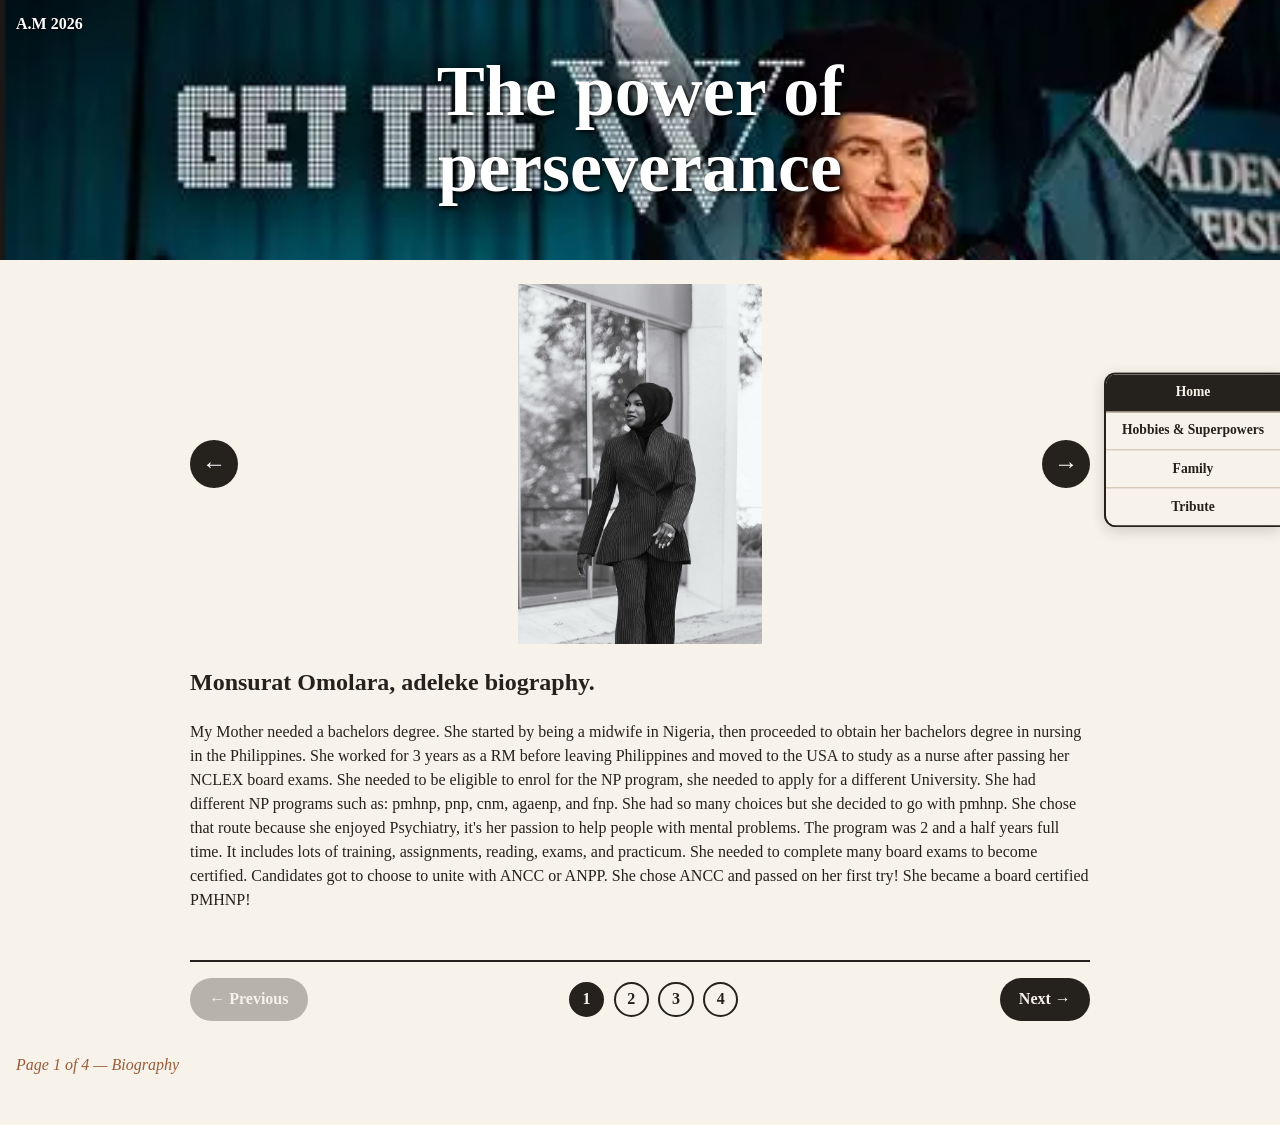
<file: index.html>
<!DOCTYPE html>
<html lang="en">
<head>
    <meta charset="UTF-8">
    <meta name="viewport" content="width=device-width, initial-scale=1.0">
    <title>A.M 2026</title>
    <link rel="stylesheet" href="style.css">
</head>
<body>

    <nav class="edge-nav" aria-label="All pages">
        <a class="active" href="index.html" aria-current="page">Home</a>
        <a href="hobbies.html">Hobbies &amp; Superpowers</a>
        <a href="family.html">Family</a>
        <a href="tribute.html">Tribute</a>
    </nav>

    <header class="site-header">
        <img src="Get the W.png" alt="Graduation banner">
        <a class="site-logo" href="index.html">A.M 2026</a>
        <h1 class="header-title">The power of<br>perseverance</h1>
    </header>

    <section class="slideshow" aria-label="Photos from Monsurat Omolara's story">
        <button class="slide-arrow previous" type="button" aria-label="Previous image">&#8592;</button>
        <div class="slides">
            <img class="slide active" src="Black and white.jpg" alt="Slide 1">
            <img class="slide" src="family.jpg" alt="Slide 2">
            <img class="slide" src="heel.jpg" alt="Slide 3">
            <img class="slide" src="hello.jpg" alt="Slide 4">
            <img class="slide" src="flower.jpg" alt="Slide 5">
        </div>
        <button class="slide-arrow next" type="button" aria-label="Next image">&#8594;</button>
    </section>

    <main>
        <h2>Monsurat Omolara, adeleke biography.</h2>
        <h3>
            My Mother needed a bachelors degree. She started by being a midwife in Nigeria, then proceeded to obtain her bachelors degree in nursing in the Philippines. She worked for 3 years as a RM before leaving Philippines and moved to the USA to study as a nurse after passing her NCLEX board exams. She needed to be eligible to enrol for the NP program, she needed to apply for a different University. She had different NP programs such as: pmhnp, pnp, cnm, agaenp, and fnp. She had so many choices but she decided to go with pmhnp. She chose that route because she enjoyed Psychiatry, it's her passion to help people with mental problems. The program was 2 and a half years full time. It includes lots of training, assignments, reading, exams, and practicum. She needed to complete many board exams to become certified. Candidates got to choose to unite with ANCC or ANPP. She chose ANCC and passed on her first try! She became a board certified PMHNP!
        </h3>
    </main>

    <nav class="page-nav" aria-label="Page navigation">
        <span class="page-btn disabled">← Previous</span>
        <div class="page-dots">
            <a href="index.html" class="active" aria-current="page">1</a>
            <a href="hobbies.html">2</a>
            <a href="family.html">3</a>
            <a href="tribute.html">4</a>
        </div>
        <a class="page-btn next" href="hobbies.html">Next →</a>
    </nav>
    <p class="page-label">Page 1 of 4 — Biography</p>

    <script>
        const slides = document.querySelectorAll('.slide');
        const previousButton = document.querySelector('.previous');
        const nextButton = document.querySelector('.next');
        let currentSlide = 0;

        function showSlide(index) {
            currentSlide = (index + slides.length) % slides.length;
            slides.forEach((slide, slideIndex) => {
                slide.classList.toggle('active', slideIndex === currentSlide);
            });
        }

        previousButton.addEventListener('click', () => showSlide(currentSlide - 1));
        nextButton.addEventListener('click', () => showSlide(currentSlide + 1));
    </script>

</body>
</html>
</file>
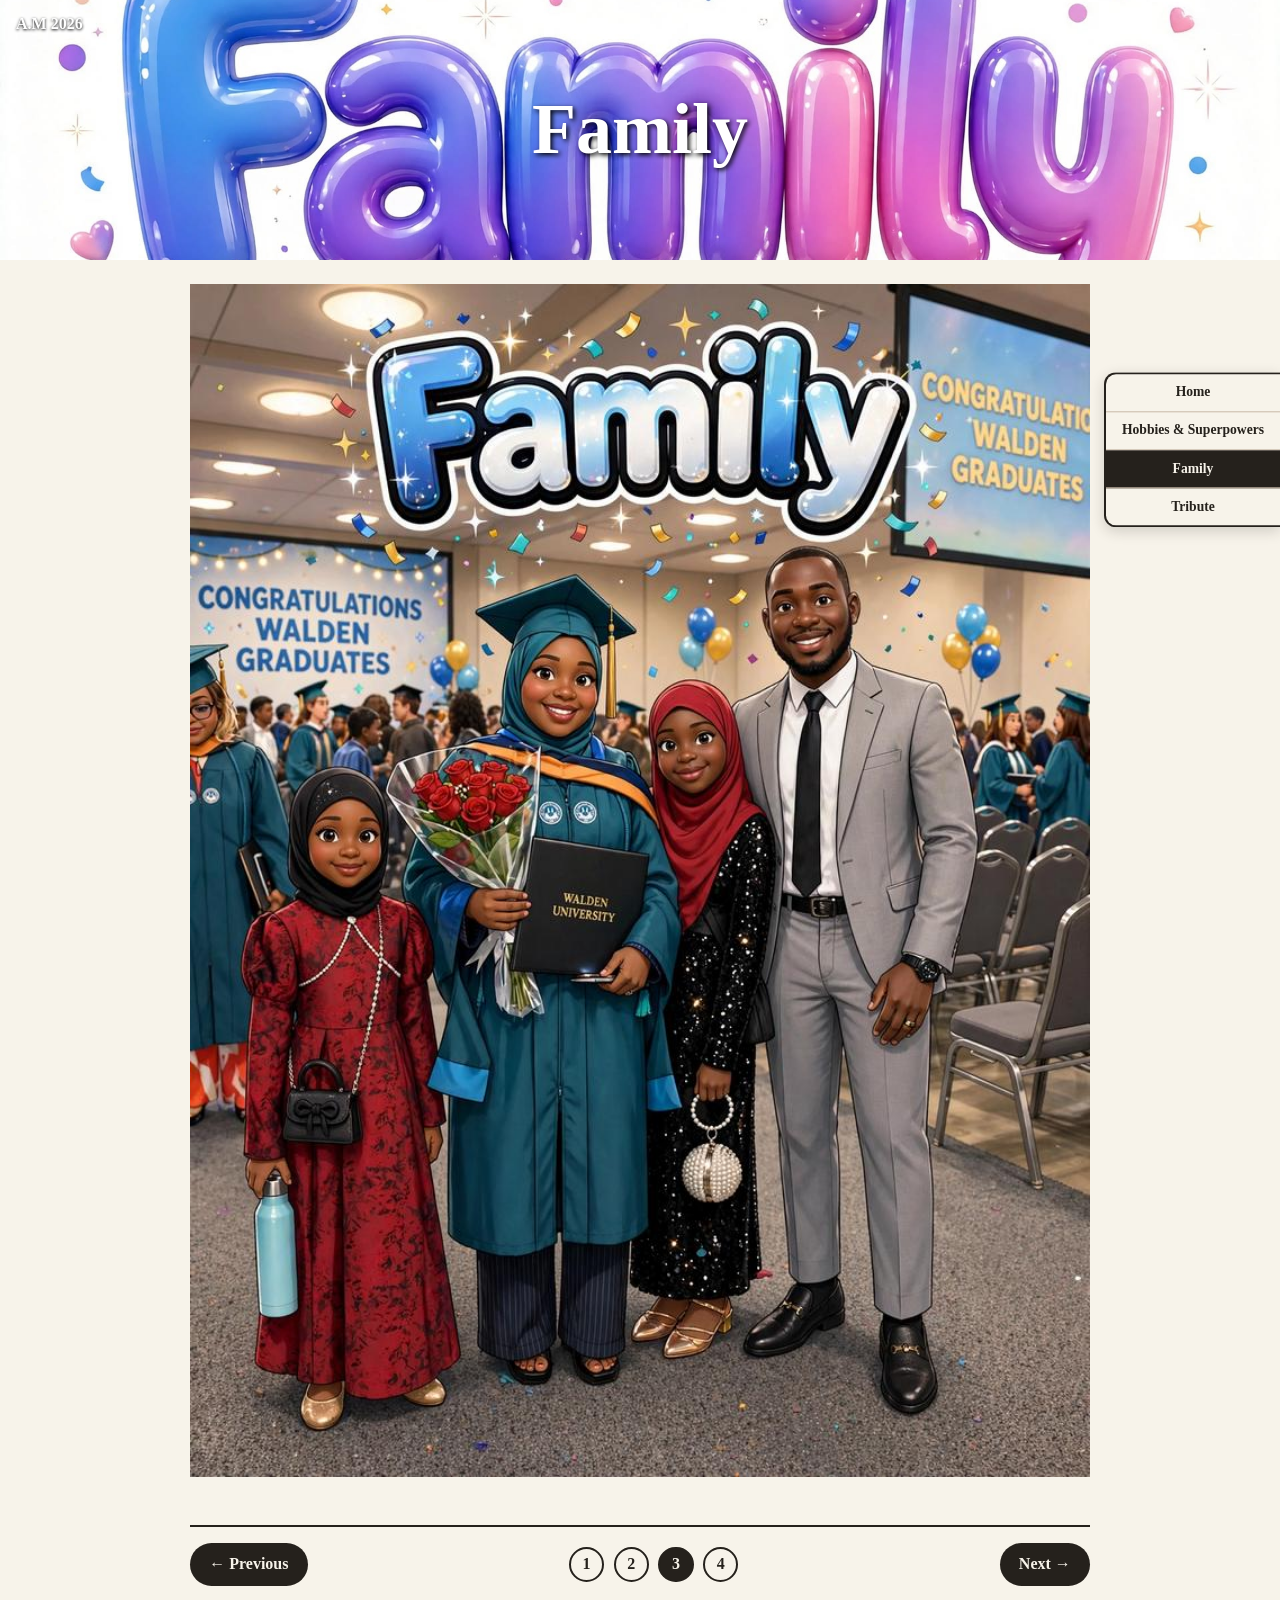
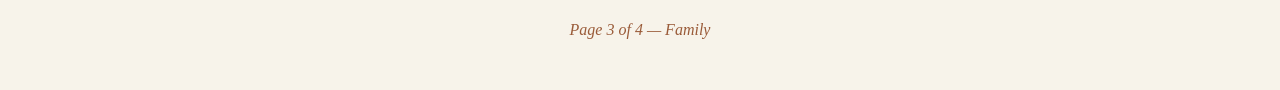
<file: family.html>
<!DOCTYPE html>
<html lang="en">
<head>
    <meta charset="UTF-8">
    <meta name="viewport" content="width=device-width, initial-scale=1.0">
    <title>Family - A.M 2026</title>
    <link rel="stylesheet" href="style.css?v=20260904">
</head>
<body>
    <nav class="edge-nav" aria-label="All pages">
        <a href="index.html">Home</a>
        <a href="hobbies.html">Hobbies &amp; Superpowers</a>
        <a class="active" href="family.html" aria-current="page">Family</a>
        <a href="tribute.html">Tribute</a>
    </nav>

         <header class="site-header">
             <img src="family_bubble_celebration.jpg" alt="Family celebrating graduation">
       <a class="site-logo" href="index.html">A.M 2026</a>
             <h1 class="header-title">Family</h1>
    </header>
    <img src="family_graduation_cartoon_google_sites_small.jpg" alt="" style="display:block; width:min(100%, 900px); margin:1rem auto">

    <nav class="page-nav">
        <a class="page-btn" href="hobbies.html">← Previous</a>
        <div class="page-dots">
            <a href="index.html">1</a>
            <a href="hobbies.html">2</a>
            <a href="family.html" class="active">3</a>
            <a href="tribute.html">4</a>
        </div>
        <a class="page-btn next" href="tribute.html">Next →</a>
    </nav>
    <p style="text-align:center" class="page-label">Page 3 of 4 — Family</p>
</body> 
</html>
</file>
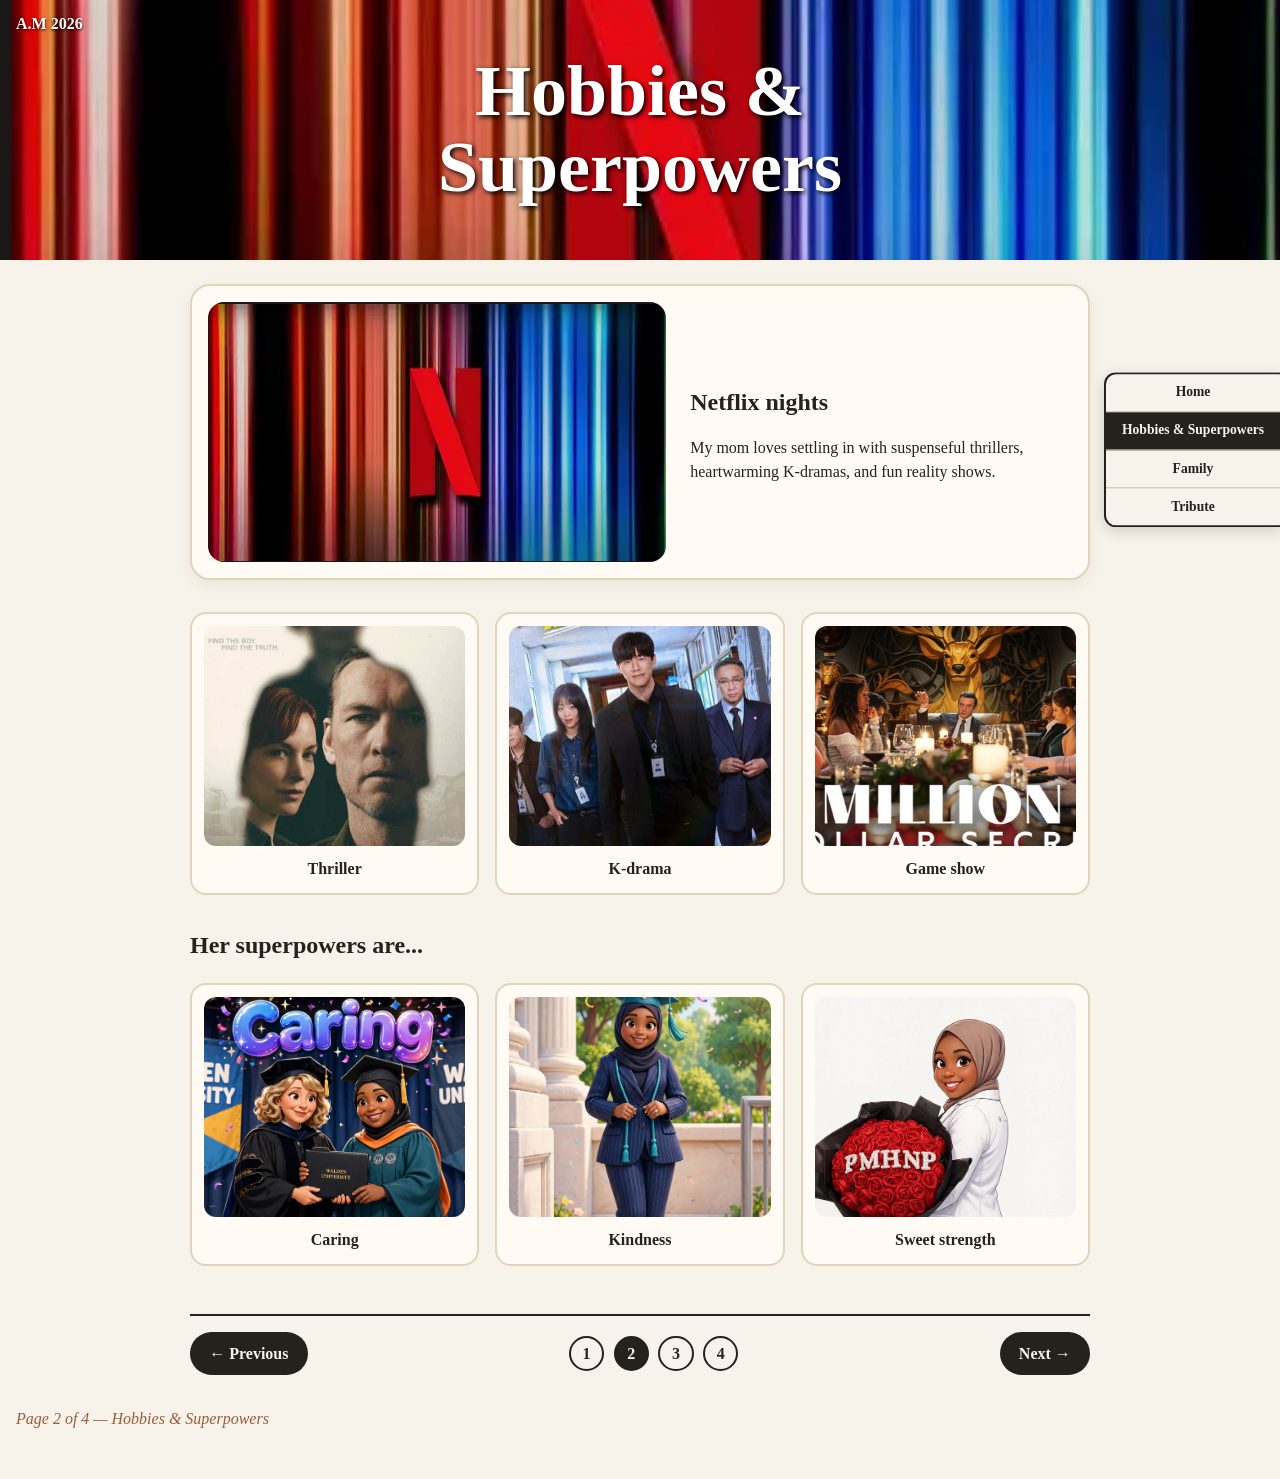
<file: hobbies.html>
<!DOCTYPE html>
<html lang="en">
<head>
    <meta charset="UTF-8">
    <meta name="viewport" content="width=device-width, initial-scale=1.0">
    <title>Hobbies & Superpowers - A.M 2026</title>
    <link rel="stylesheet" href="style.css?v=20260904">
</head>
<body>
    <nav class="edge-nav" aria-label="All pages">
        <a href="index.html">Home</a>
        <a class="active" href="hobbies.html" aria-current="page">Hobbies &amp; Superpowers</a>
        <a href="family.html">Family</a>
        <a href="tribute.html">Tribute</a>
    </nav>

    <header class="site-header">
        <img src="Screenshot 2026-08-28 171258.png" alt="Mom enjoying her favorite shows and movies">
        <a class="site-logo" href="index.html">A.M 2026</a>
        <h1 class="header-title">Hobbies &<br>Superpowers</h1>
    </header>

    <main>
        <section class="feature-card" aria-label="Netflix and movie hobby section">
            <img src="Screenshot 2026-08-28 171258.png" alt="A cozy movie night featuring Netflix">
            <div class="feature-copy">
                <h2>Netflix nights</h2>
                <h3>My mom loves settling in with suspenseful thrillers, heartwarming K-dramas, and fun reality shows.</h3>
            </div>
        </section>

        <section class="photo-grid" aria-label="Favorite shows and movies">
            <figure class="photo-card">
                <img src="I will find you..png" alt="Thriller movie poster">
                <figcaption>Thriller</figcaption>
            </figure>
            <figure class="photo-card">
                <img src="Teach you a lesson.png" alt="K-drama poster">
                <figcaption>K-drama</figcaption>
            </figure>
            <figure class="photo-card">
                <img src="Screenshot 2026-07-10 162231.png" alt="Reality game show screenshot">
                <figcaption>Game show</figcaption>
            </figure>
        </section>

        <h2>Her superpowers are...</h2>
        <section class="photo-grid superpowers" aria-label="Her superpowers">
            <figure class="photo-card">
                <img src="caring_graduation_celebration.webp" alt="Mom caring for her family">
                <figcaption>Caring</figcaption>
            </figure>
            <figure class="photo-card">
                <img src="kind_graduation_cartoon.jpg" alt="Kindness cartoon illustration">
                <figcaption>Kindness</figcaption>
            </figure>
            <figure class="photo-card">
                <img src="super_sweet_cartoon_portrait.jpg" alt="Sweet and strong portrait">
                <figcaption>Sweet strength</figcaption>
            </figure>
        </section>
    </main>

    <nav class="page-nav" aria-label="Page navigation">
        <a class="page-btn" href="index.html">← Previous</a>
        <div class="page-dots">
            <a href="index.html">1</a>
            <a href="hobbies.html" class="active" aria-current="page">2</a>
            <a href="family.html">3</a>
            <a href="tribute.html">4</a>
        </div>
        <a class="page-btn next" href="family.html">Next →</a>
    </nav>
    <p class="page-label">Page 2 of 4 — Hobbies & Superpowers</p>
</body>
</html>
</file>
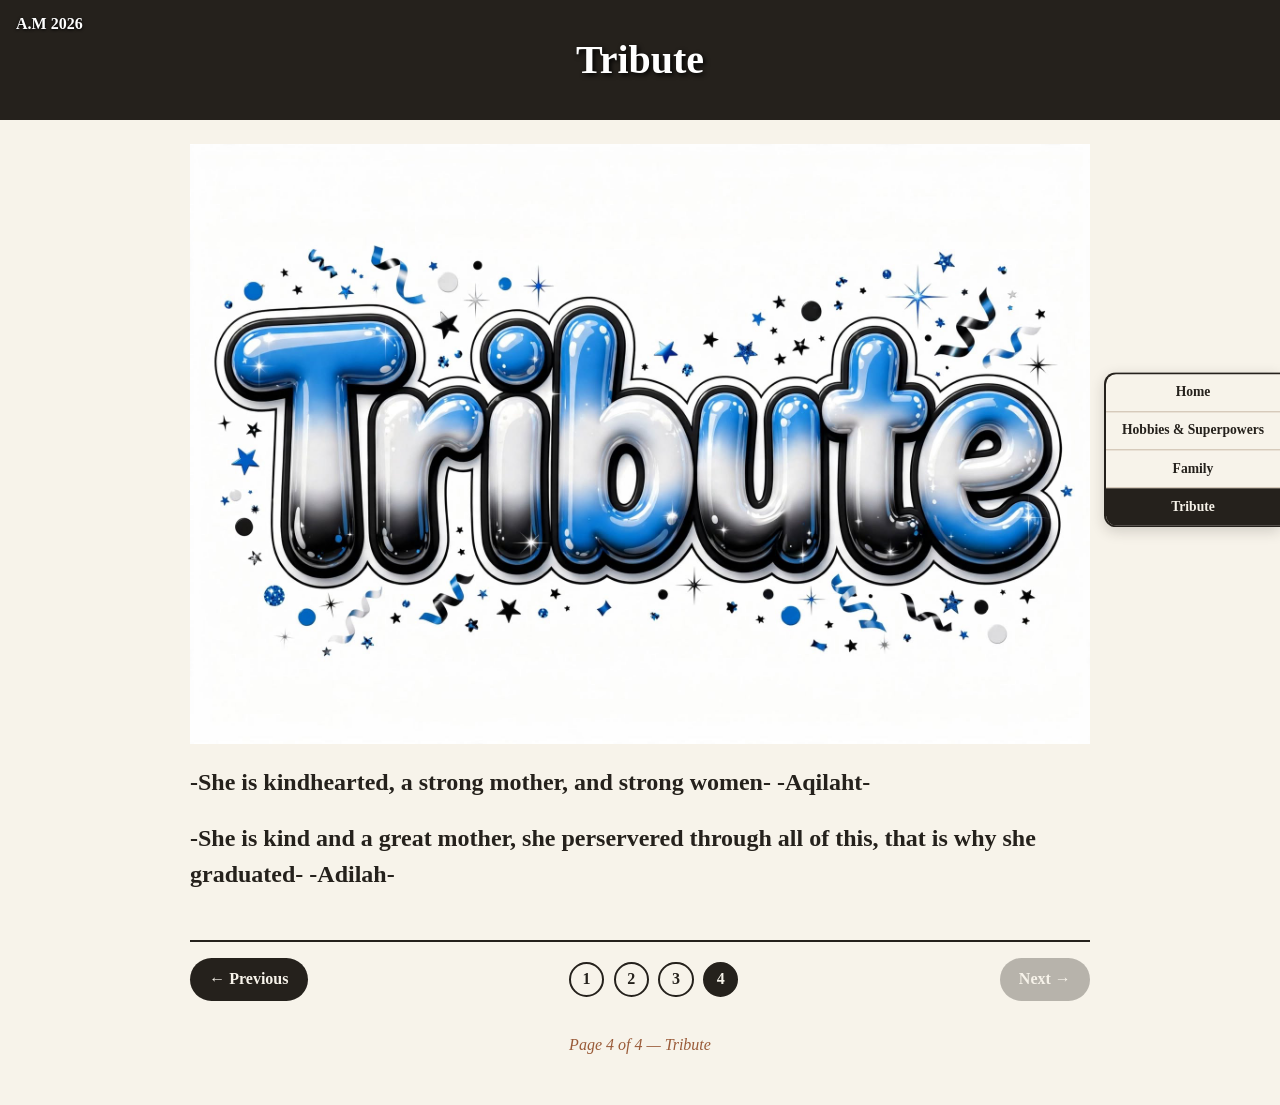
<file: tribute.html>
<!DOCTYPE html>
<html lang="en">
<head>
    <meta charset="UTF-8">
    <meta name="viewport" content="width=device-width, initial-scale=1.0">
    <title>Tribute - A.M 2026</title>
    <link rel="stylesheet" href="style.css?v=20260904">
</head>
<body>
    <nav class="edge-nav" aria-label="All pages">
        <a href="index.html">Home</a>
        <a href="hobbies.html">Hobbies &amp; Superpowers</a>
        <a href="family.html">Family</a>
        <a class="active" href="tribute.html" aria-current="page">Tribute</a>
    </nav>

     <header class="site-header" style="height:120px">
       <a class="site-logo" href="index.html">A.M 2026</a>
       <h1 class="header-title" style="font-size:2.5rem">Tribute</h1>
    </header>
    <img src="tribute_bubble_celebration.jpg" alt="" style="display:block; width:min(100%, 900px); margin:1rem auto">
    <h2>-She is kindhearted, a strong mother, and strong women- 
        -Aqilaht- </h2>
    <h2>-She is kind and a great mother, she perservered through all of this, that is why she graduated-
    -Adilah-</h2>
    <nav class="page-nav">
        <a class="page-btn" href="family.html">← Previous</a>
        <div class="page-dots">
            <a href="index.html">1</a>
            <a href="hobbies.html">2</a>
            <a href="family.html">3</a>
            <a href="tribute.html" class="active">4</a>
        </div>
        <a class="page-btn disabled">Next →</a>
    </nav>
    <p style="text-align:center" class="page-label">Page 4 of 4 — Tribute</p>
</body>
</html>
</file>
<file: style.css>
* {
	box-sizing: border-box;
}

body {
	margin: 0;
	padding: 2rem 1rem;
	color: #25211c;
	background: #f7f3ea;
	font-family: Georgia, serif;
	line-height: 1.5;
}

.edge-nav {
	position: fixed;
	top: 50%;
	right: 0;
	z-index: 10;
	display: flex;
	flex-direction: column;
	width: 11rem;
	transform: translateY(-50%);
	border: 2px solid #25211c;
	border-right: 0;
	border-radius: 12px 0 0 12px;
	overflow: hidden;
	background: #f7f3ea;
	box-shadow: 0 4px 14px rgba(37, 33, 28, 0.18);
}

.edge-nav a {
	padding: 0.65rem 0.75rem;
	border-bottom: 1px solid #c8b9a7;
	color: #25211c;
	font-size: 0.85rem;
	font-weight: bold;
	line-height: 1.2;
	text-align: center;
	text-decoration: none;
	transition: background 0.2s, color 0.2s;
}

.edge-nav a:last-child {
	border-bottom: 0;
}

.edge-nav a:hover,
.edge-nav a:focus-visible,
.edge-nav a.active {
	background: #25211c;
	color: #f7f3ea;
}

.site-header {
	position: relative;
	width: calc(100% + 2rem);
	margin: -2rem 0 1.5rem -1rem;
	background: #25211c;
}

.site-header > img {
	display: block;
	width: 100%;
	height: 260px;
	object-fit: cover;
}

.site-logo {
	position: absolute;
	top: 0.75rem;
	left: 1rem;
	color: #fff;
	text-shadow: 0 1px 3px #000;
	font-size: 1rem;
	font-weight: bold;
	text-decoration: none;
}

.header-title {
	position: absolute;
	top: 50%;
	left: 50%;
	width: auto;
	margin: 0;
	transform: translate(-50%, -50%);
	color: #fff;
	font-size: clamp(2rem, 6vw, 4.5rem);
	line-height: 1.05;
	text-align: center;
	text-shadow: 2px 2px 5px #000;
}

.slideshow {
	display: flex;
	align-items: center;
	gap: 1rem;
	width: min(100%, 900px);
	min-height: 360px;
	margin: 0 auto;
}

.slides {
	display: flex;
	align-items: center;
	justify-content: center;
	width: 100%;
	height: 360px;
	overflow: hidden;
}

.slide {
	display: none;
	width: 70%;
	max-width: 70%;
	max-height: 100%;
	object-fit: contain;
}

.slide.active {
	display: block;
}

.slide-arrow {
	flex: 0 0 3rem;
	width: 3rem;
	height: 3rem;
	border: 0;
	border-radius: 50%;
	color: #fff;
	background: #25211c;
	font-size: 1.5rem;
	cursor: pointer;
}

.slide-arrow:hover,
.slide-arrow:focus-visible {
	background: #9a5b39;
}

.slide-dots {
	display: flex;
	justify-content: center;
	gap: 0.5rem;
	margin: 0.75rem auto 2rem;
}

.slide-dot {
	width: 0.7rem;
	height: 0.7rem;
	padding: 0;
	border: 0;
	border-radius: 50%;
	background: #c8b9a7;
	cursor: pointer;
}

.slide-dot.active,
.slide-dot:hover,
.slide-dot:focus-visible {
	background: #9a5b39;
}

h1,
h2,
h3 {
	width: min(100%, 900px);
	margin-right: auto;
	margin-left: auto;
}

h3 {
	font-size: 1rem;
	font-weight: normal;
}

.feature-card {
	width: min(100%, 900px);
	margin: 0 auto 2rem;
	display: grid;
	grid-template-columns: 1.2fr 1fr;
	gap: 1.5rem;
	align-items: center;
	padding: 1rem;
	background: #fffaf3;
	border: 2px solid #e3d3bc;
	border-radius: 20px;
	box-shadow: 0 5px 15px rgba(37, 33, 28, 0.06);
}

.feature-card img {
	display: block;
	width: 100%;
	height: 260px;
	object-fit: cover;
	border-radius: 16px;
}

.feature-copy h2 {
	margin-bottom: 0.5rem;
}

.photo-grid {
	width: min(100%, 900px);
	margin: 0 auto 2rem;
	display: grid;
	grid-template-columns: repeat(3, minmax(0, 1fr));
	gap: 1rem;
}

.photo-card {
	margin: 0;
	padding: 0.75rem;
	background: #fffaf3;
	border: 2px solid #e3d3bc;
	border-radius: 16px;
	text-align: center;
}

.photo-card img {
	display: block;
	width: 100%;
	height: 220px;
	object-fit: cover;
	border-radius: 12px;
}

.photo-card figcaption {
	margin-top: 0.7rem;
	font-weight: bold;
	color: #25211c;
}

@media (max-width: 600px) {
	.edge-nav {
		top: auto;
		right: 0.5rem;
		bottom: 0.5rem;
		left: 0.5rem;
		flex-direction: row;
		width: auto;
		transform: none;
		border: 2px solid #25211c;
		border-radius: 12px;
	}

	.edge-nav a {
		flex: 1;
		padding: 0.55rem 0.35rem;
		border-right: 1px solid #c8b9a7;
		border-bottom: 0;
		font-size: 0.7rem;
	}

	.edge-nav a:last-child {
		border-right: 0;
	}

	.site-header > img {
		height: 180px;
	}

	.slideshow {
		gap: 0.5rem;
		min-height: 240px;
	}

	.slides {
		height: 240px;
	}

	.slide-arrow {
		flex-basis: 2.5rem;
		width: 2.5rem;
		height: 2.5rem;
	}

	.feature-card {
		grid-template-columns: 1fr;
	}

	.photo-grid {
		grid-template-columns: 1fr;
	}
}

.page-nav {
  width: min(100%, 900px);
  margin: 3rem auto 1rem;
  display: flex;
  justify-content: space-between;
  align-items: center;
  gap: 1rem;
  padding: 1rem 0;
  border-top: 2px solid #25211c;
  font-family: Georgia, serif;
}

.page-nav .page-btn {
  background: #25211c;
  color: #f7f3ea;
  padding: 0.6rem 1.2rem;
  border-radius: 999px;
  text-decoration: none;
  font-weight: bold;
  transition: 0.2s;
}

.page-nav .page-btn:hover {
  background: #9a5b39;
  transform: translateY(-2px);
}

.page-nav .page-btn.disabled {
  opacity: 0.3;
  pointer-events: none;
}

.page-dots {
  display: flex;
  gap: 0.6rem;
  align-items: center;
}

.page-dots a {
  width: 2.2rem;
  height: 2.2rem;
  display: grid;
  place-items: center;
  border-radius: 50%;
  border: 2px solid #25211c;
  text-decoration: none;
  color: #25211c;
  font-weight: bold;
}

.page-dots a.active {
  background: #25211c;
  color: #f7f3ea;
}

.page-label {
  font-style: italic;
  color: #9a5b39;
}
</file>
